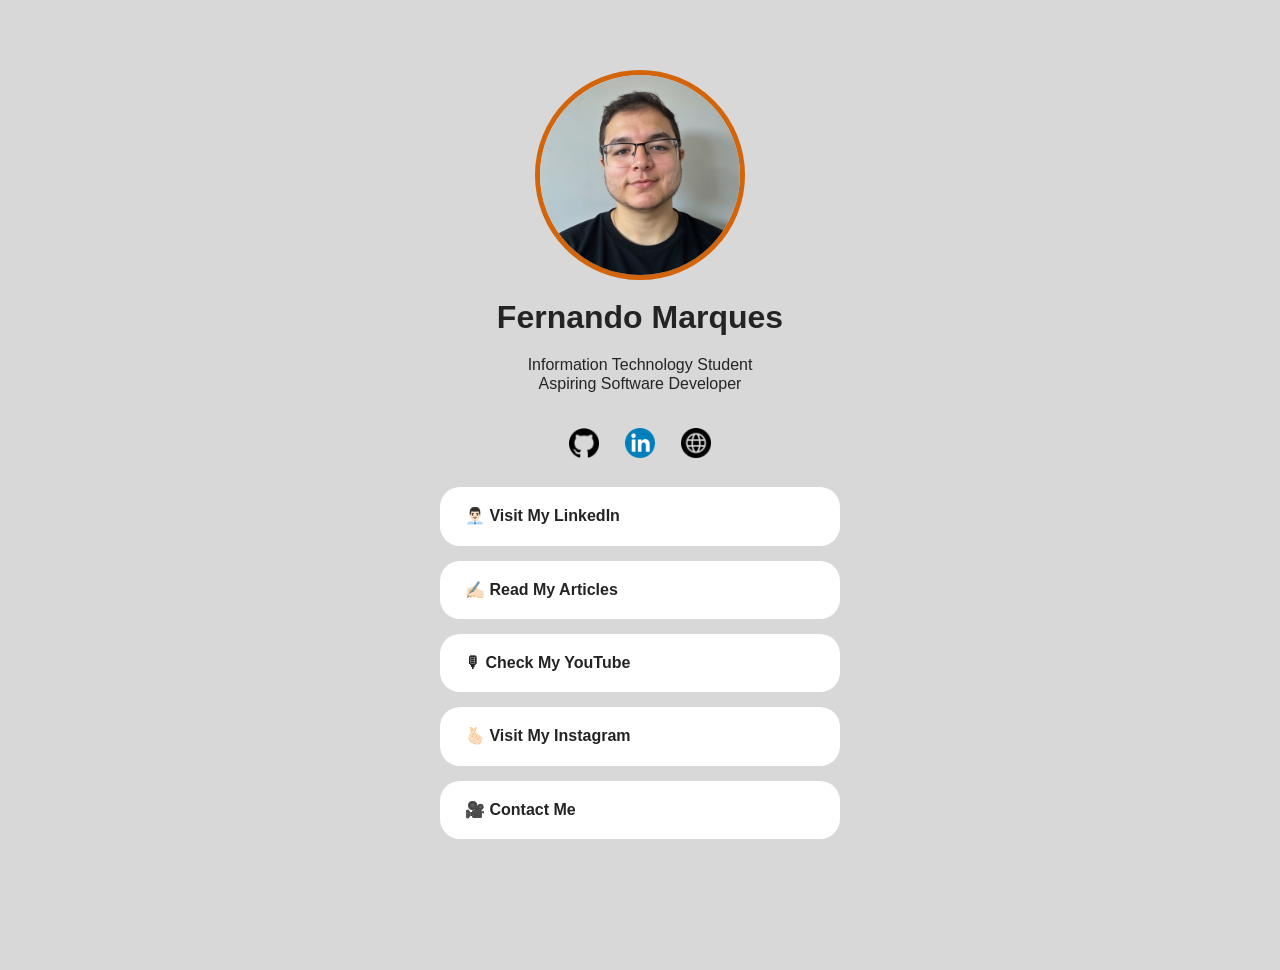
<file: index.html>
<!doctype html>
  <html lang="en">

    <head>
      <title>Fernando - Links</title>
      <link rel="stylesheet" href="CSSBase.css">
      <link rel="icon" type="image/x-icon" href="/large-orange-diamond-emoji-clipart-md.png">
      <meta name="viewport" content="width=device-width, initial-scale=1.0">
    </head>
  <body>

    <header> 

    <img src="pfp.png" width="150" class="ProfilePic" alt="Profile Picture of Fernando Marques in a black shirt and white background, smiling and looking at the camera.">

    <h1 class="Header1">Fernando Marques</h1>

    <p class="Description">Information Technology Student<br>Aspiring Software Developer</p>

    </header>

    
      <nav aria-label="Social Media Links" class="social-icons">
    <a href="https://github.com/fsouzamarques" aria-label="GitHub" target="_blank" rel="noopener noreferrer"><img src="25231.png" width="30" height="30" alt=""></a>
    <a href="https://www.linkedin.com/in/fernando-marques-729924114/" aria-label="LinkedIn" target="_blank" rel="noopener noreferrer"><img src="LinkedIn_icon_circle.svg.png" width="30" height="30" alt=""></a>
    <a href="https://medium.com/@fernandodesouzamarques" aria-label="Medium" target="_blank" rel="noopener noreferrer"><img src="3178162.png" width="30" height="30" alt=""></a>
      </nav>

<main>
    <a href="https://www.linkedin.com/in/fernando-marques-729924114/" class="LinkedIn" target="_blank" rel="noopener noreferrer" aria-label="Visit My LinkedIn (Opens in a new tab)">👨🏻‍💼 Visit My LinkedIn</a>

    <a href="https://medium.com/@fernandodesouzamarques" class="LinkedIn" target="_blank" rel="noopener noreferrer" aria-label="Read My Articles (Opens in a new tab)">✍🏻 Read My Articles</a>

    <a href="https://www.youtube.com/canalcachorro" class="LinkedIn" target="_blank" rel="noopener noreferrer" aria-label="Check My YouTube (Opens in a new tab)">🎙 Check My YouTube</a>

    <a href="https://instagram.com/fsouzamarques" class="LinkedIn" target="_blank" rel="noopener noreferrer" aria-label="Visit My Instagram (Opens in a new tab)">🫰🏻 Visit My Instagram</a>

    <a href="https://www.linkedin.com/in/fernando-marques-729924114/" class="LinkedIn" target="_blank" rel="noopener noreferrer" aria-label="Contact Me (Opens in a new tab)">🎥 Contact Me</a>
</main>

  </body>

</html>
</file>
<file: CSSBase.css>
body{
    background-color: #d8d8d8;
    margin: 0;
    font-family: "Trebuchet MS", Helvetica, sans-serif;
    min-height: 100vh;
    padding-inline: 16px
    
}

  
  
  .Header1 {
    color: #242424;
    font-weight: 700;
    text-align: center;
    line-height: 1.0;
  }
  
  .Description {
    color: #242424;
    text-align: center;
    line-height: 1.2;
      margin-bottom: 30px;
  }
  
  .LinkedIn{
padding: 18px 25px;
width: 100%;
text-align: left;
background-color: white;
border-radius: 20px;
margin: 0 auto 15px;
display: block;
text-decoration: none;
color: #242424;
transition: background-color 0.3s ease, color 0.3s ease, transform 0.3s ease;
max-width: 400px;
box-sizing: border-box;
font-weight: 600;
line-height: 1.4;
min-height: 50px;

  }


  .LinkedIn:hover{
    background-color: rgb(211, 100, 9);
    color: #ffffff;
    transform: translateY(-3px);
    box-shadow: 0 4px 8px rgba(0, 0, 0, 0.2);
  }

  .ProfilePic{
    border-radius: 50%;
    border: 5px solid rgb(211, 100, 9);
    max-width: 100%;
    height: auto;
    display: block;
    margin-left: auto;
    margin-right: auto;
    margin-top: 70px; 
    width: clamp(180px, 35vw, 200px);
    }

   


    .social-icons {
      display: flex;
      gap: 16px; 
      justify-content: center; 
      align-items: center; 
      margin-bottom: 24px;

    }

    .social-icons a {
      display: inline-flex;
      align-items: center;
      justify-content: center;
      width: 40px;
      height: 40px;
      border-radius: 50%;
      text-decoration: none;
      transition: transform 0.3s ease;
    }

    .LinkedIn:focus-visible {
      outline: 2px solid #000;
      outline-offset: 4px;
    }

    .social-icons a:focus-visible {
      outline: 2px solid #000;
      outline-offset: 4px;
    }
</file>
